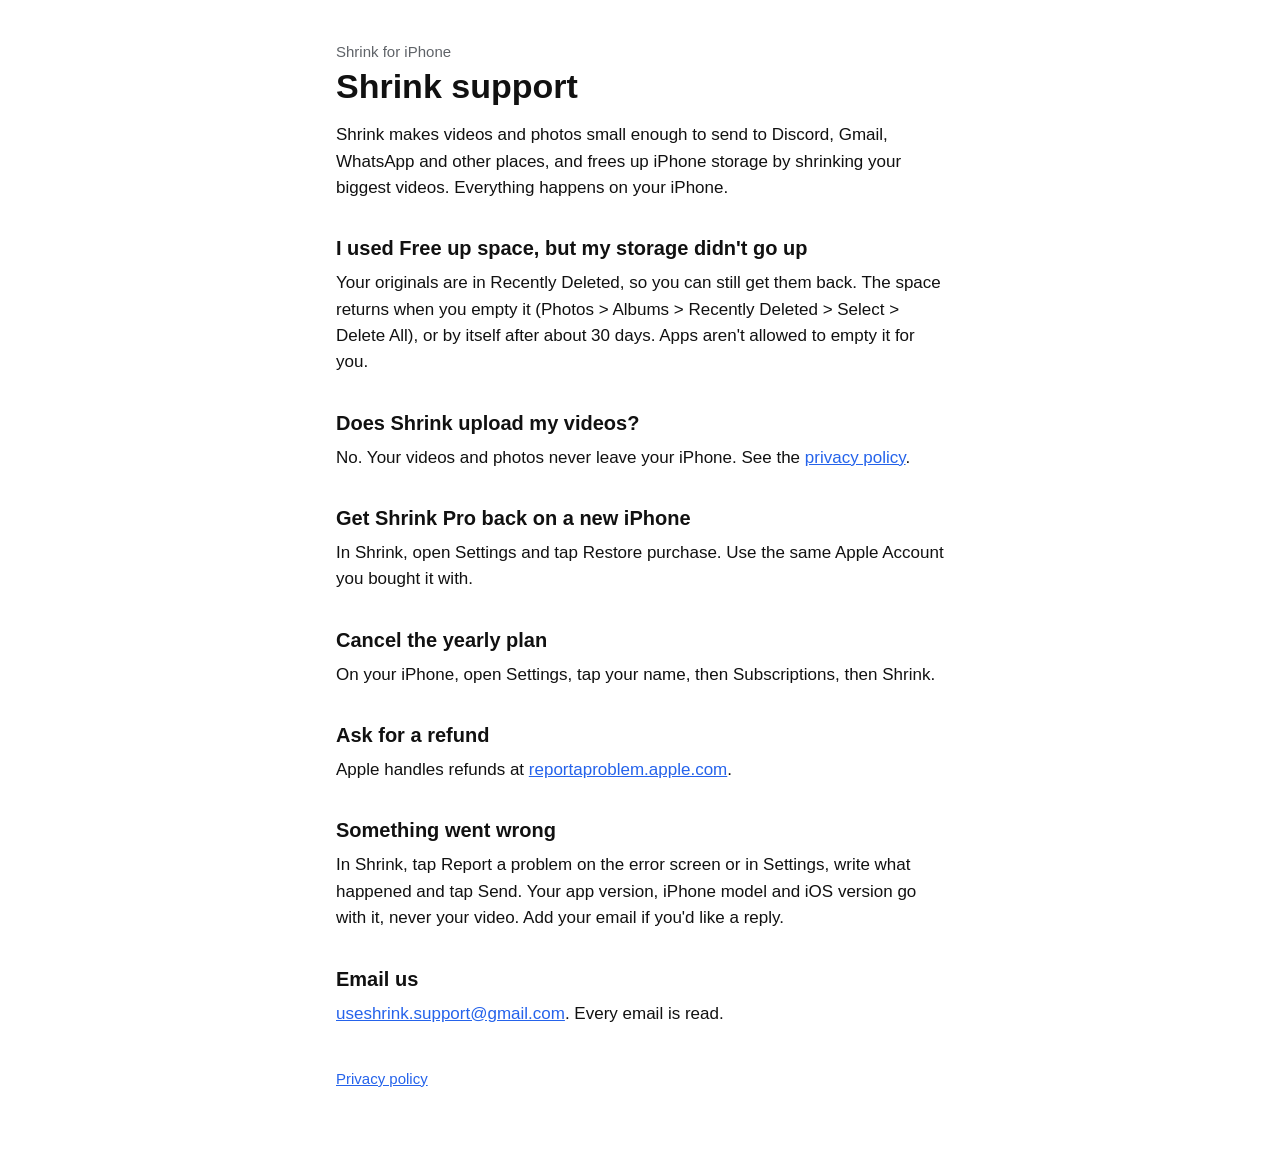
<file: docs/index.html>
<!doctype html>
<html lang="en">
<head>
<meta charset="utf-8">
<meta name="viewport" content="width=device-width, initial-scale=1">
<title>Shrink support</title>
<meta name="description" content="Help with Shrink, the iPhone app that makes videos and photos small enough to send and frees up storage.">
<link rel="stylesheet" href="style.css">
</head>
<body>
<main>
  <p class="app">Shrink for iPhone</p>
  <h1>Shrink support</h1>
  <p>Shrink makes videos and photos small enough to send to Discord, Gmail, WhatsApp and other places, and frees up iPhone storage by shrinking your biggest videos. Everything happens on your iPhone.</p>

  <h2>I used Free up space, but my storage didn't go up</h2>
  <p>Your originals are in Recently Deleted, so you can still get them back. The space returns when you empty it (Photos &gt; Albums &gt; Recently Deleted &gt; Select &gt; Delete All), or by itself after about 30 days. Apps aren't allowed to empty it for you.</p>

  <h2>Does Shrink upload my videos?</h2>
  <p>No. Your videos and photos never leave your iPhone. See the <a href="privacy/">privacy policy</a>.</p>

  <h2>Get Shrink Pro back on a new iPhone</h2>
  <p>In Shrink, open Settings and tap Restore purchase. Use the same Apple Account you bought it with.</p>

  <h2>Cancel the yearly plan</h2>
  <p>On your iPhone, open Settings, tap your name, then Subscriptions, then Shrink.</p>

  <h2>Ask for a refund</h2>
  <p>Apple handles refunds at <a href="https://reportaproblem.apple.com">reportaproblem.apple.com</a>.</p>

  <h2>Something went wrong</h2>
  <p>In Shrink, tap Report a problem on the error screen or in Settings, write what happened and tap Send. Your app version, iPhone model and iOS version go with it, never your video. Add your email if you'd like a reply.</p>

  <h2>Email us</h2>
  <p><a href="mailto:useshrink.support@gmail.com">useshrink.support@gmail.com</a>. Every email is read.</p>

  <p class="small"><a href="privacy/">Privacy policy</a></p>
</main>
</body>
</html>
</file>
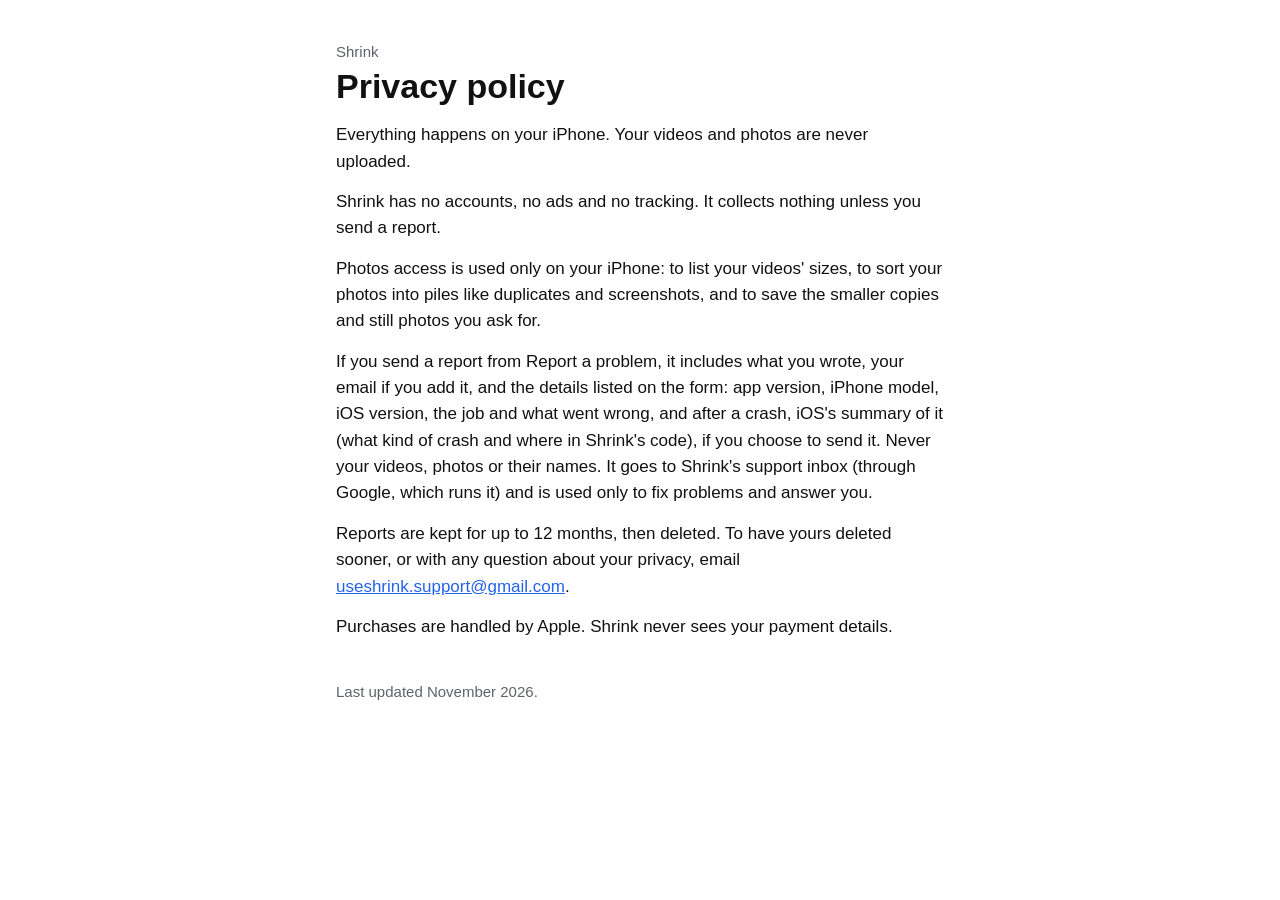
<file: docs/privacy/index.html>
<!doctype html>
<html lang="en">
<head>
<meta charset="utf-8">
<meta name="viewport" content="width=device-width, initial-scale=1">
<title>Shrink privacy policy</title>
<meta name="description" content="Shrink's privacy policy. Everything happens on your iPhone; nothing is uploaded or collected.">
<link rel="stylesheet" href="../style.css">
</head>
<body>
<main>
  <p class="app"><a href="../">Shrink</a></p>
  <h1>Privacy policy</h1>

  <p>Everything happens on your iPhone. Your videos and photos are never uploaded.</p>
  <p>Shrink has no accounts, no ads and no tracking. It collects nothing unless you send a report.</p>
  <p>Photos access is used only on your iPhone: to list your videos' sizes, to sort your photos into piles like duplicates and screenshots, and to save the smaller copies and still photos you ask for.</p>
  <p>If you send a report from Report a problem, it includes what you wrote, your email if you add it, and the details listed on the form: app version, iPhone model, iOS version, the job and what went wrong, and after a crash, iOS's summary of it (what kind of crash and where in Shrink's code), if you choose to send it. Never your videos, photos or their names. It goes to Shrink's support inbox (through Google, which runs it) and is used only to fix problems and answer you.</p>
  <p>Reports are kept for up to 12 months, then deleted. To have yours deleted sooner, or with any question about your privacy, email <a href="mailto:useshrink.support@gmail.com">useshrink.support@gmail.com</a>.</p>
  <p>Purchases are handled by Apple. Shrink never sees your payment details.</p>

  <p class="small">Last updated November 2026.</p>
</main>
</body>
</html>
</file>
<file: docs/style.css>
:root {
  --bg: #ffffff;
  --text: #111111;
  --muted: #5f6368;
  --accent: #2563eb;
  color-scheme: light dark;
}
@media (prefers-color-scheme: dark) {
  :root {
    --bg: #111111;
    --text: #f2f2f2;
    --muted: #a0a4a8;
    --accent: #5ea0ff;
  }
}
* { box-sizing: border-box; }
body {
  margin: 0;
  background: var(--bg);
  color: var(--text);
  font: 17px/1.55 -apple-system, BlinkMacSystemFont, "Segoe UI", Roboto, sans-serif;
}
main { max-width: 640px; margin: 0 auto; padding: 40px 16px 64px; }
h1 { font-size: 34px; line-height: 1.15; margin: 4px 0 16px; }
h2 { font-size: 20px; margin: 32px 0 6px; }
p { margin: 0 0 14px; }
a { color: var(--accent); }
.app { color: var(--muted); font-size: 15px; margin: 0; }
.app a { color: inherit; text-decoration: none; }
.small { color: var(--muted); font-size: 15px; margin-top: 40px; }
</file>
